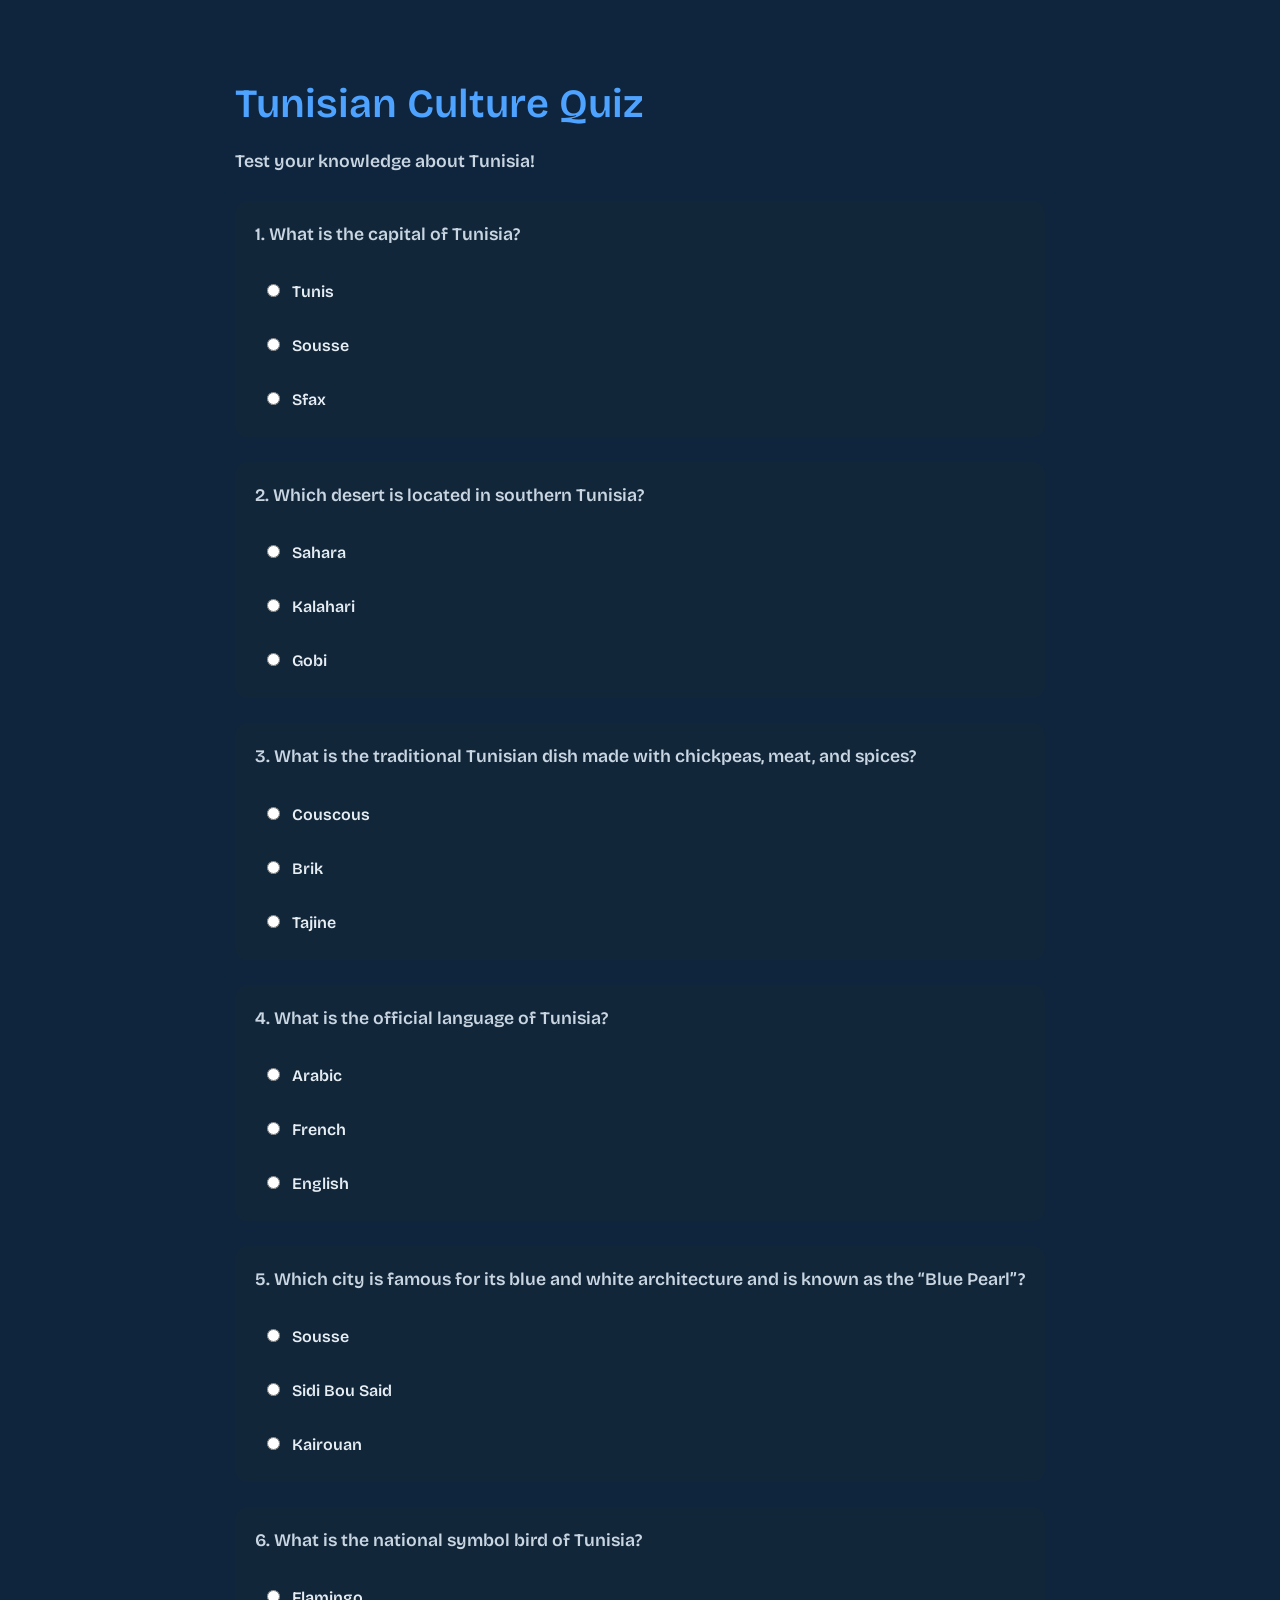
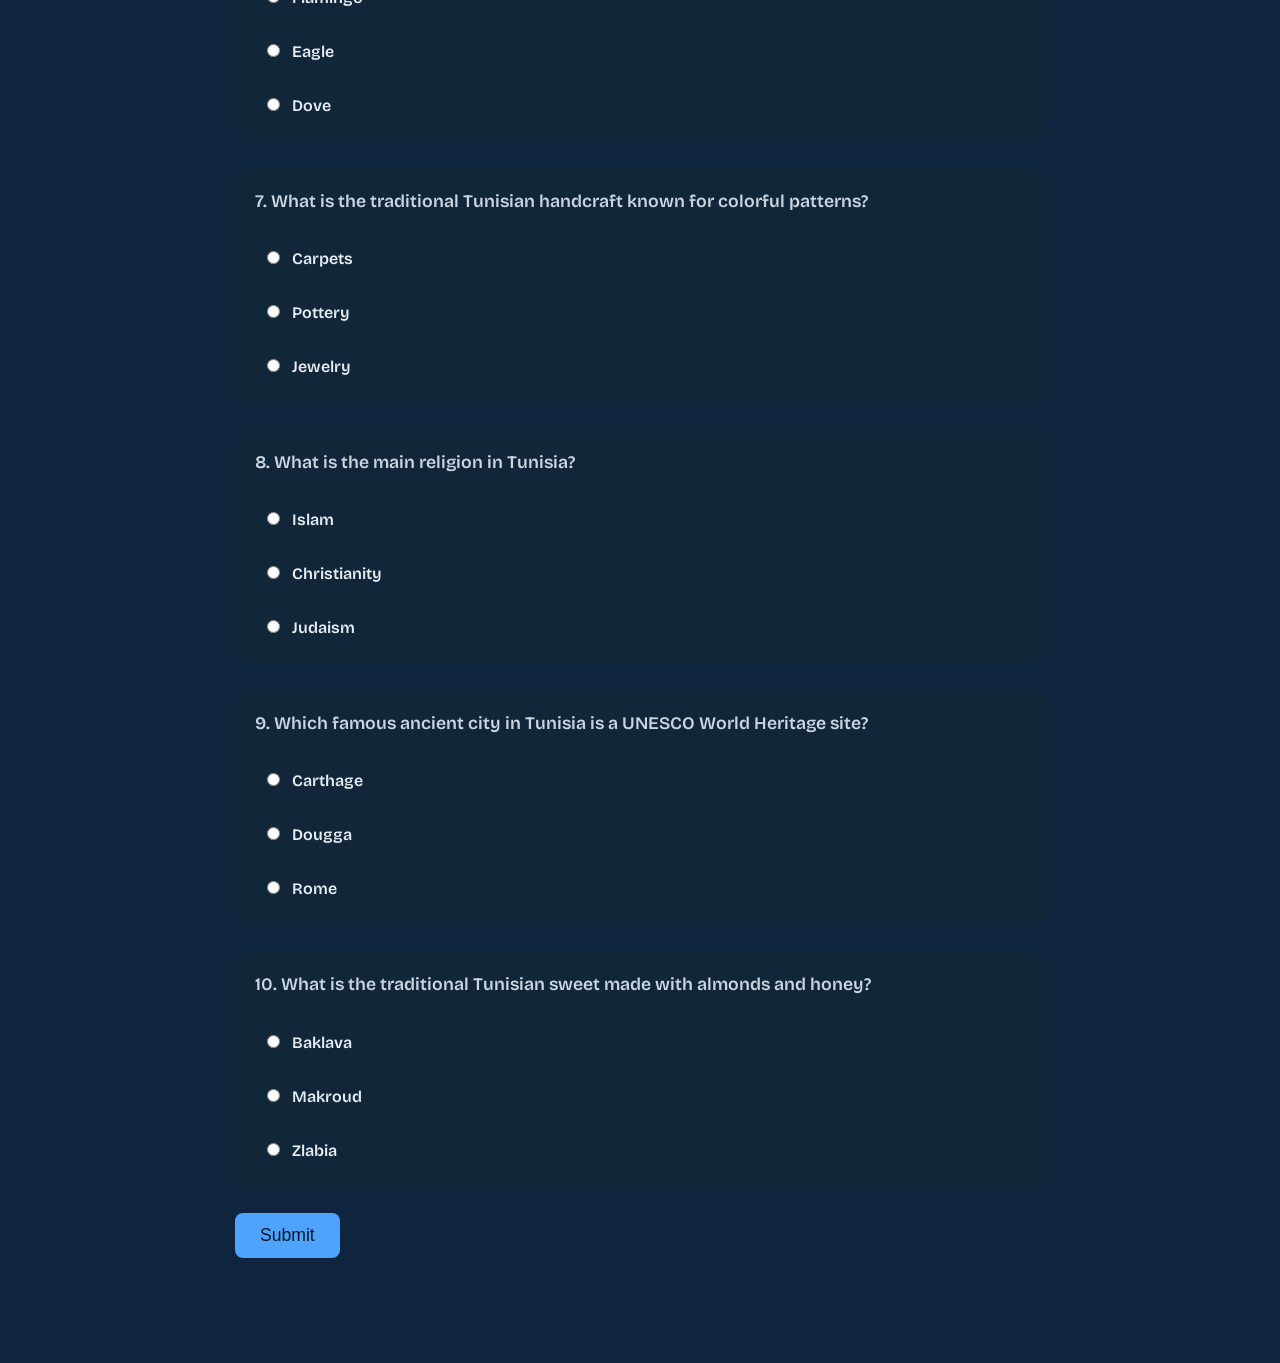
<file: quizz.html>
<!DOCTYPE html>
<html lang="en">

<head>
    <meta charset="UTF-8">
    <meta name="viewport" content="width=device-width, initial-scale=1.0">
    <title>quizz</title>
    <link rel="stylesheet" href="style.css">
    <link rel="icon" href="images/icon.png">
</head>

<body>
    <section id="quiz">
        <div class="section-container">
            <div class="section-text">
                <h2>Tunisian Culture Quiz</h2>
                <p>Test your knowledge about Tunisia!</p>

                <form id="quiz-form">
                    <div class="quiz-question">
                        <p>1. What is the capital of Tunisia?</p>
                        <label><input type="radio" name="q1" value="A"> Tunis</label><br>
                        <label><input type="radio" name="q1" value="B"> Sousse</label><br>
                        <label><input type="radio" name="q1" value="C"> Sfax</label>
                    </div>

                    <div class="quiz-question">
                        <p>2. Which desert is located in southern Tunisia?</p>
                        <label><input type="radio" name="q2" value="A"> Sahara</label><br>
                        <label><input type="radio" name="q2" value="B"> Kalahari</label><br>
                        <label><input type="radio" name="q2" value="C"> Gobi</label>
                    </div>

                    <div class="quiz-question">
                        <p>3. What is the traditional Tunisian dish made with chickpeas, meat, and spices?</p>
                        <label><input type="radio" name="q3" value="A"> Couscous</label><br>
                        <label><input type="radio" name="q3" value="B"> Brik</label><br>
                        <label><input type="radio" name="q3" value="C"> Tajine</label>
                    </div>

                    <div class="quiz-question">
                        <p>4. What is the official language of Tunisia?</p>
                        <label><input type="radio" name="q4" value="A"> Arabic</label><br>
                        <label><input type="radio" name="q4" value="B"> French</label><br>
                        <label><input type="radio" name="q4" value="C"> English</label>
                    </div>

                    <div class="quiz-question">
                        <p>5. Which city is famous for its blue and white architecture and is known as the “Blue Pearl”?
                        </p>
                        <label><input type="radio" name="q5" value="A"> Sousse</label><br>
                        <label><input type="radio" name="q5" value="B"> Sidi Bou Said</label><br>
                        <label><input type="radio" name="q5" value="C"> Kairouan</label>
                    </div>

                    <div class="quiz-question">
                        <p>6. What is the national symbol bird of Tunisia?</p>
                        <label><input type="radio" name="q6" value="A"> Flamingo</label><br>
                        <label><input type="radio" name="q6" value="B"> Eagle</label><br>
                        <label><input type="radio" name="q6" value="C"> Dove</label>
                    </div>

                    <div class="quiz-question">
                        <p>7. What is the traditional Tunisian handcraft known for colorful patterns?</p>
                        <label><input type="radio" name="q7" value="A"> Carpets</label><br>
                        <label><input type="radio" name="q7" value="B"> Pottery</label><br>
                        <label><input type="radio" name="q7" value="C"> Jewelry</label>
                    </div>

                    <div class="quiz-question">
                        <p>8. What is the main religion in Tunisia?</p>
                        <label><input type="radio" name="q8" value="A"> Islam</label><br>
                        <label><input type="radio" name="q8" value="B"> Christianity</label><br>
                        <label><input type="radio" name="q8" value="C"> Judaism</label>
                    </div>

                    <div class="quiz-question">
                        <p>9. Which famous ancient city in Tunisia is a UNESCO World Heritage site?</p>
                        <label><input type="radio" name="q9" value="A"> Carthage</label><br>
                        <label><input type="radio" name="q9" value="B"> Dougga</label><br>
                        <label><input type="radio" name="q9" value="C"> Rome</label>
                    </div>

                    <div class="quiz-question">
                        <p>10. What is the traditional Tunisian sweet made with almonds and honey?</p>
                        <label><input type="radio" name="q10" value="A"> Baklava</label><br>
                        <label><input type="radio" name="q10" value="B"> Makroud</label><br>
                        <label><input type="radio" name="q10" value="C"> Zlabia</label>
                    </div>

                    <button type="submit">Submit</button>
                </form>

                <p id="quiz-result" style="margin-top:10px;"></p>
            </div>
        </div>
    </section>
    <script src="js.js"></script>

</body>

</html>
</file>
<file: style.css>
/* =========================
   RESET & GLOBAL
========================= */
* {
    margin: 0;
    padding: 0;
    box-sizing: border-box;
}

html { scroll-behavior: smooth; }

@font-face {
    font-family: 'Bricolage Grotesque';
    src: url('fonts/Bricolage Grotesque.ttf') format('truetype');
}

body {
    font-family: 'Bricolage Grotesque', 'Segoe UI', Arial, sans-serif;
    background: #0b1c2d;
    color: #e6edf3;
}

/* =========================
   HEADER / NAV
========================= */
header {
    position: fixed;
    top: 0;
    width: 100%;
    background: #081421;
    border-bottom: 1px solid #12263a;
    z-index: 1000;
}

.navbar {
    display: flex;
    justify-content: space-between;
    align-items: center;
    padding: 15px 8%;
}

.logo img { height: 30px; width: auto; }

.nav-links {
    list-style: none;
    display: flex;
    gap: 25px;
}

.nav-links a {
    text-decoration: none;
    color: #e6edf3;
    font-weight: 500;
    transition: color 0.3s;
}

.nav-links a:hover { color: #4da3ff; }

/* =========================
   SECTIONS
========================= */
main section {
    height: 100vh;
    padding: 120px 10%;
    display: flex;
    align-items: center;
    text-align: left;
}

/* ---------- COVER ---------- */
#cover {
    flex-direction: column;
    justify-content: center;
    align-items: center;
    display: flex;
}

.cover-title {
    height: 50vh;
    display: flex;
    justify-content: center;
    align-items: center;
}

.cover-title h1 {
    font-size: 10vw;
    font-weight: 800;
    letter-spacing: 5px;
    color: #fff;
}

#cover p {
    font-size: 1.2rem;
    margin-top: 20px;
    color: #c9d6e2;
}

#cover img {
    margin-top: 30px;
    max-width: 250px;
    border-radius: 50%;
}

/* ---------- BACKGROUNDS ---------- */
#about, #stage, #projects, #contact, #quiz { background: #0f253d; }
#academic, #certifs, #hobby, #iit { background: #0b1c2d; }

/* =========================
   SECTION CONTAINER: TEXT LEFT, IMAGE RIGHT
========================= */
.section-container {
    display: flex;
    align-items: center;
    justify-content: space-between;
    max-width: 1200px;
    margin: 0 auto;
    gap: 30px;
}

.section-text { flex: 1; }
.section-text h2, .section-text h3 { color: #fff; margin-bottom: 15px; }
.section-text p { font-size: 1.1rem; line-height: 1.6; color: #c9d6e2; margin-bottom: 12px; }
.section-text strong { color: #4da3ff; }
.section-text a { color: #4da3ff; text-decoration: underline; transition: color 0.3s; }
.section-text a:hover { color: #78b8ff; }

.section-image {
    flex: 1;
    display: flex;
    justify-content: center;
    align-items: center;
}
.section-image img {
    max-width: 80%;
    border-radius: 10px;
    border: 3px solid #4da3ff;
}
#certifs .section-image { flex-direction: column; }
#certifs .section-image img { max-width: 55%; }

/* =========================
   TABLES (Skills)
========================= */
.skills-table {
    width: 100%;
    border-collapse: collapse;
    margin-top: 15px;
}
.skills-table td {
    padding: 12px 15px;
    background: #12263a;
    color: #4da3ff;
    font-weight: 600;
    border-radius: 8px;
    text-align: center;
    transition: 0.3s;
}
.skills-table td:hover {
    background: #4da3ff;
    color: #081421;
    transform: translateY(-2px);
}

/* =========================
   INTERNSHIPS / PROJECTS
========================= */
.projects-list, .hobbies-list, .certifs-list {
    list-style: none;
    padding-left: 0;
    margin-top: 10px;
}

.projects-list li, .hobbies-list li, .certifs-list li {
    background: #12263a;
    padding: 12px 15px;
    margin-bottom: 10px;
    border-radius: 8px;
    color: #c9d6e2;
    transition: 0.3s;
}

.hobbies-list li:hover {
    background: #4da3ff;
    color: #081421;
    transform: translateY(-2px);
}

.projects-list li strong, .hobbies-list li strong, .certifs-list li strong { color: #4da3ff; }

/* =========================
   FOOTER
========================= */
footer {
    background: #081421;
    border-top: 1px solid #12263a;
    padding: 15px 8%;
    color: #9fb3c8;
}
.footer-container {
    display: flex;
    justify-content: space-between;
    align-items: center;
}
.social-icons a {
    color: #e6edf3;
    font-size: 1.5rem;
    transition: 0.3s;
}
.social-icons a:hover { color: #4da3ff; }

/* =========================
   CONTACT FORM
========================= */
#contact form {
    display: flex;
    flex-direction: column;
    gap: 15px;
    max-width: 500px;
}
#contact input, #contact textarea {
    padding: 12px 15px;
    border-radius: 8px;
    border: 2px solid #4da3ff;
    background: #12263a;
    color: #e6edf3;
    font-size: 1rem;
    transition: 0.3s;
}
#contact input:focus, #contact textarea:focus {
    outline: none;
    border-color: #78b8ff;
    background: #0f253d;
}
#contact button {
    padding: 12px 15px;
    border-radius: 8px;
    border: none;
    background: #4da3ff;
    color: #081421;
    font-weight: bold;
    cursor: pointer;
    transition: 0.3s;
}
#contact button:hover { background: #78b8ff; transform: translateY(-2px); }

/* =========================
   NAV ARROWS
========================= */
.nav-arrows {
    position: fixed;
    bottom: 30px;
    right: 30px;
    display: flex;
    gap: 10px;
    z-index: 1000;
}
.nav-arrows button {
    font-size: 22px;
    padding: 10px 14px;
    border: none;
    border-radius: 50%;
    background: #4da3ff;
    color: #081421;
    cursor: pointer;
    transition: 0.3s;
}
.nav-arrows button:hover { background: #ff78ae; transform: translateY(-2px); }

/* =========================
   QUIZ
========================= */
#quiz {
    padding: 80px 10%;
    min-height: 100vh;
    display: flex;
    justify-content: center;
    align-items: flex-start;
}

#quiz h2 { font-size: 2.5rem; margin-bottom: 20px; color: #4da3ff; }
#quiz p { font-size: 1.1rem; margin-bottom: 25px; }

.quiz-question {
    background: #12263a;
    padding: 20px;
    border-radius: 12px;
    margin-bottom: 25px;
    transition: 0.3s;
}
.quiz-question p { font-weight: 600; margin-bottom: 15px; }
.quiz-question label {
    display: block;
    padding: 8px 12px;
    border-radius: 6px;
    cursor: pointer;
    transition: 0.2s;
}
.quiz-question input[type="radio"] { margin-right: 8px; }

#quiz button[type="submit"] {
    background: #4da3ff;
    color: #081421;
    border: none;
    padding: 12px 25px;
    border-radius: 8px;
    font-size: 1.1rem;
    cursor: pointer;
    transition: 0.3s;
}
#quiz button[type="submit"]:hover { background: #78b8ff; transform: translateY(-2px); }

#quiz-result {
    font-size: 1.3rem;
    margin-top: 20px;
    font-weight: 600;
}
</file>
